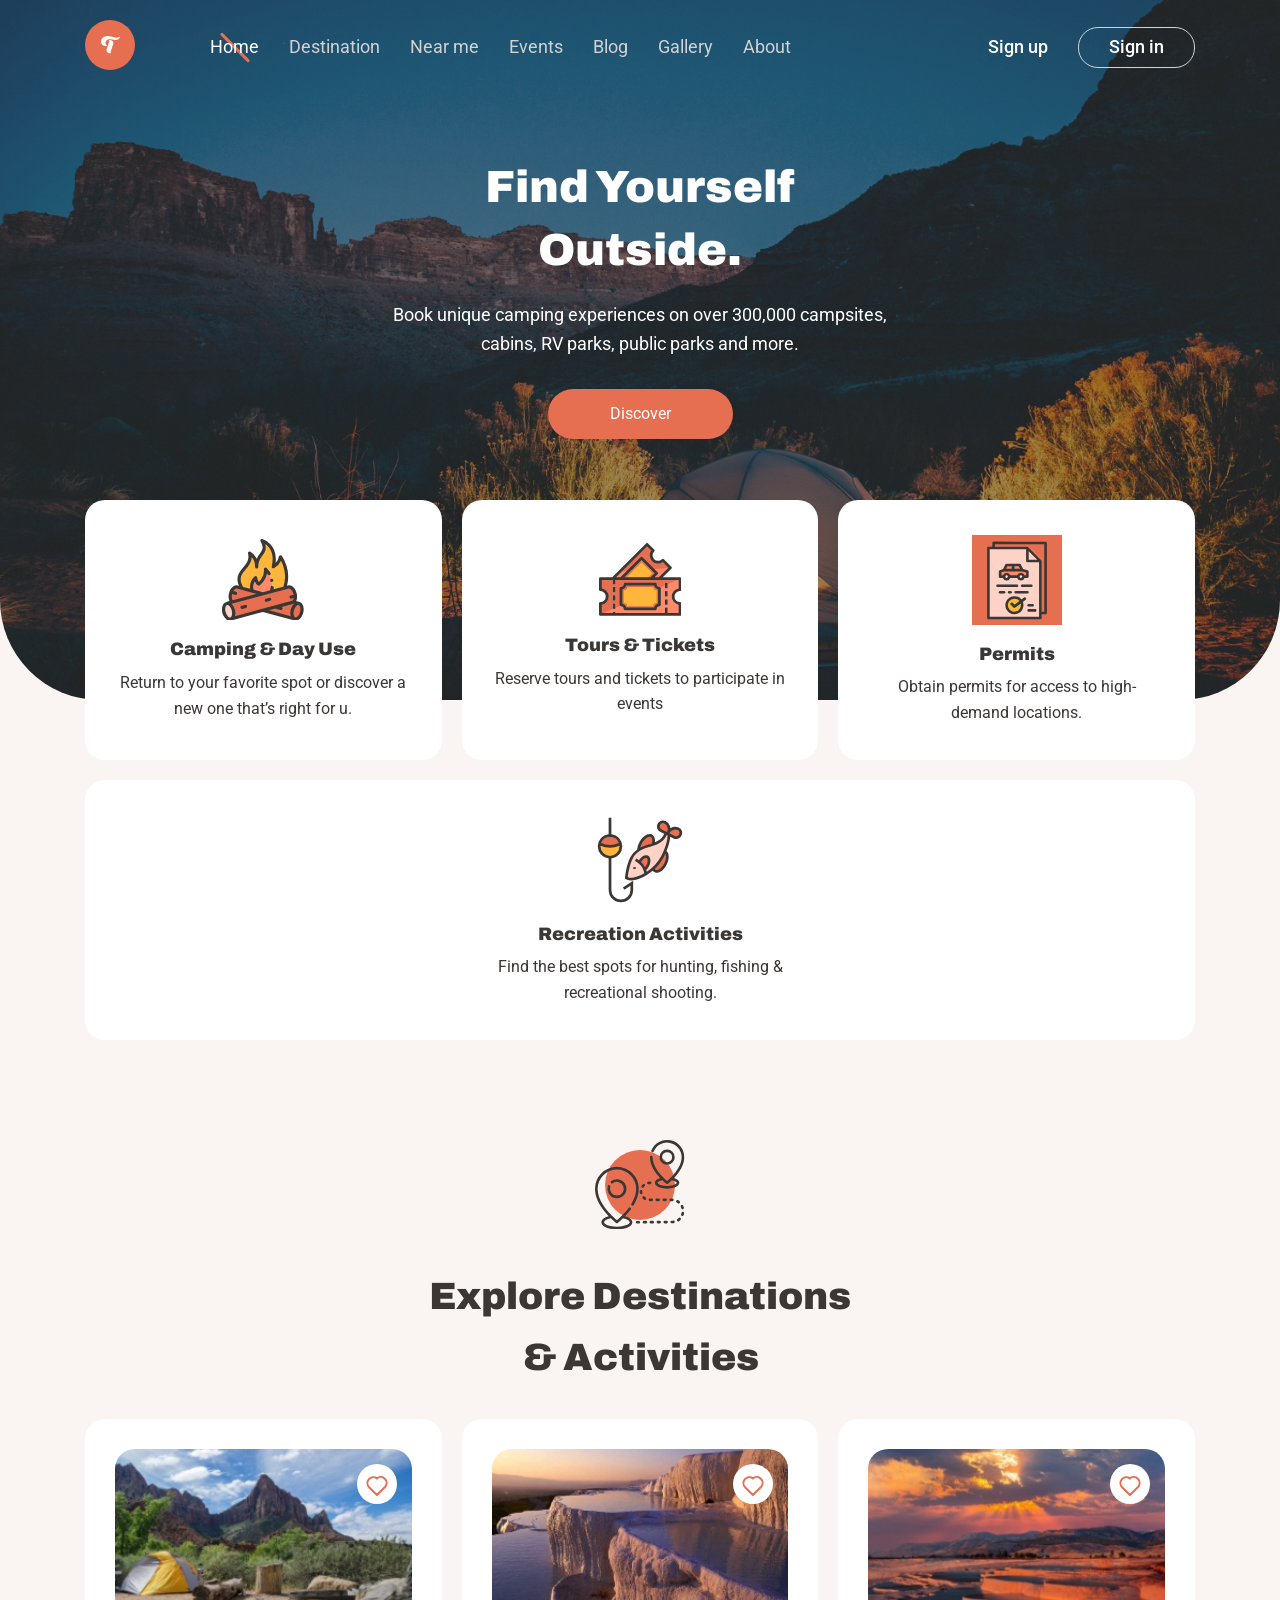
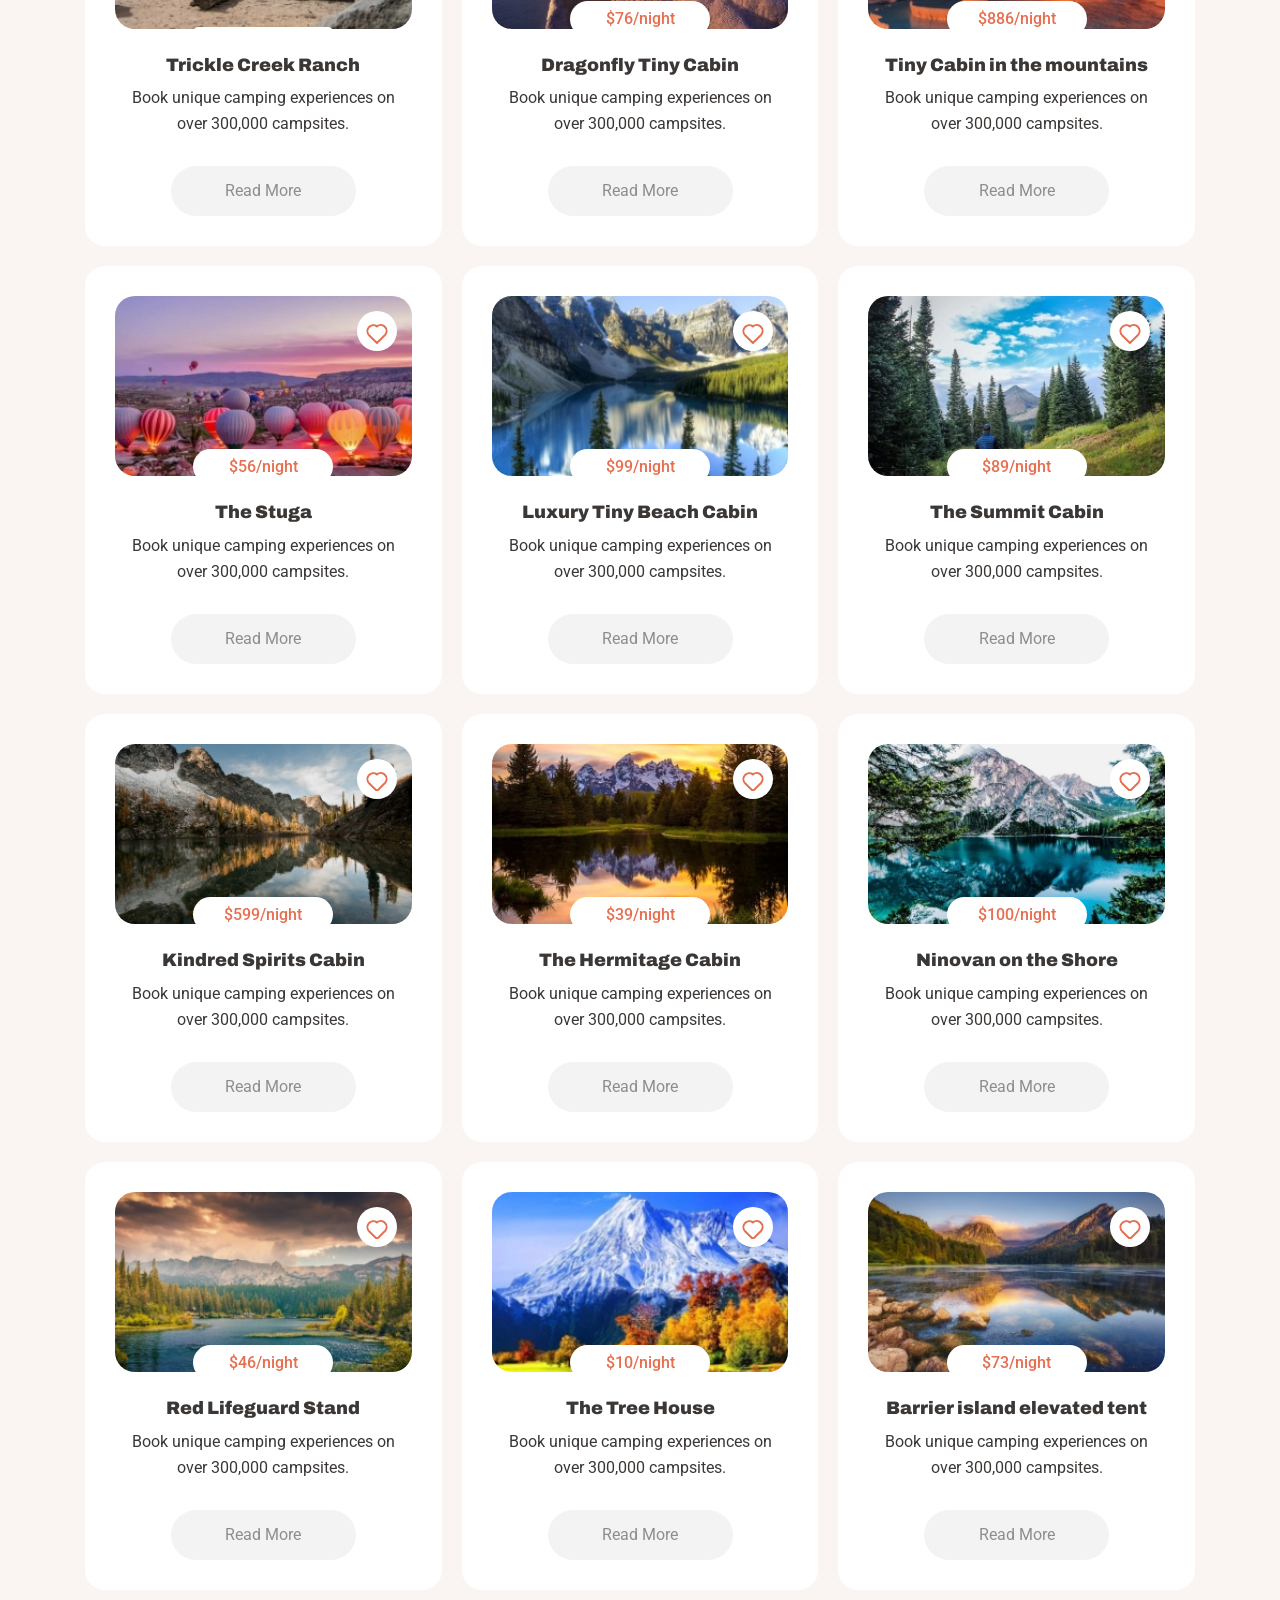
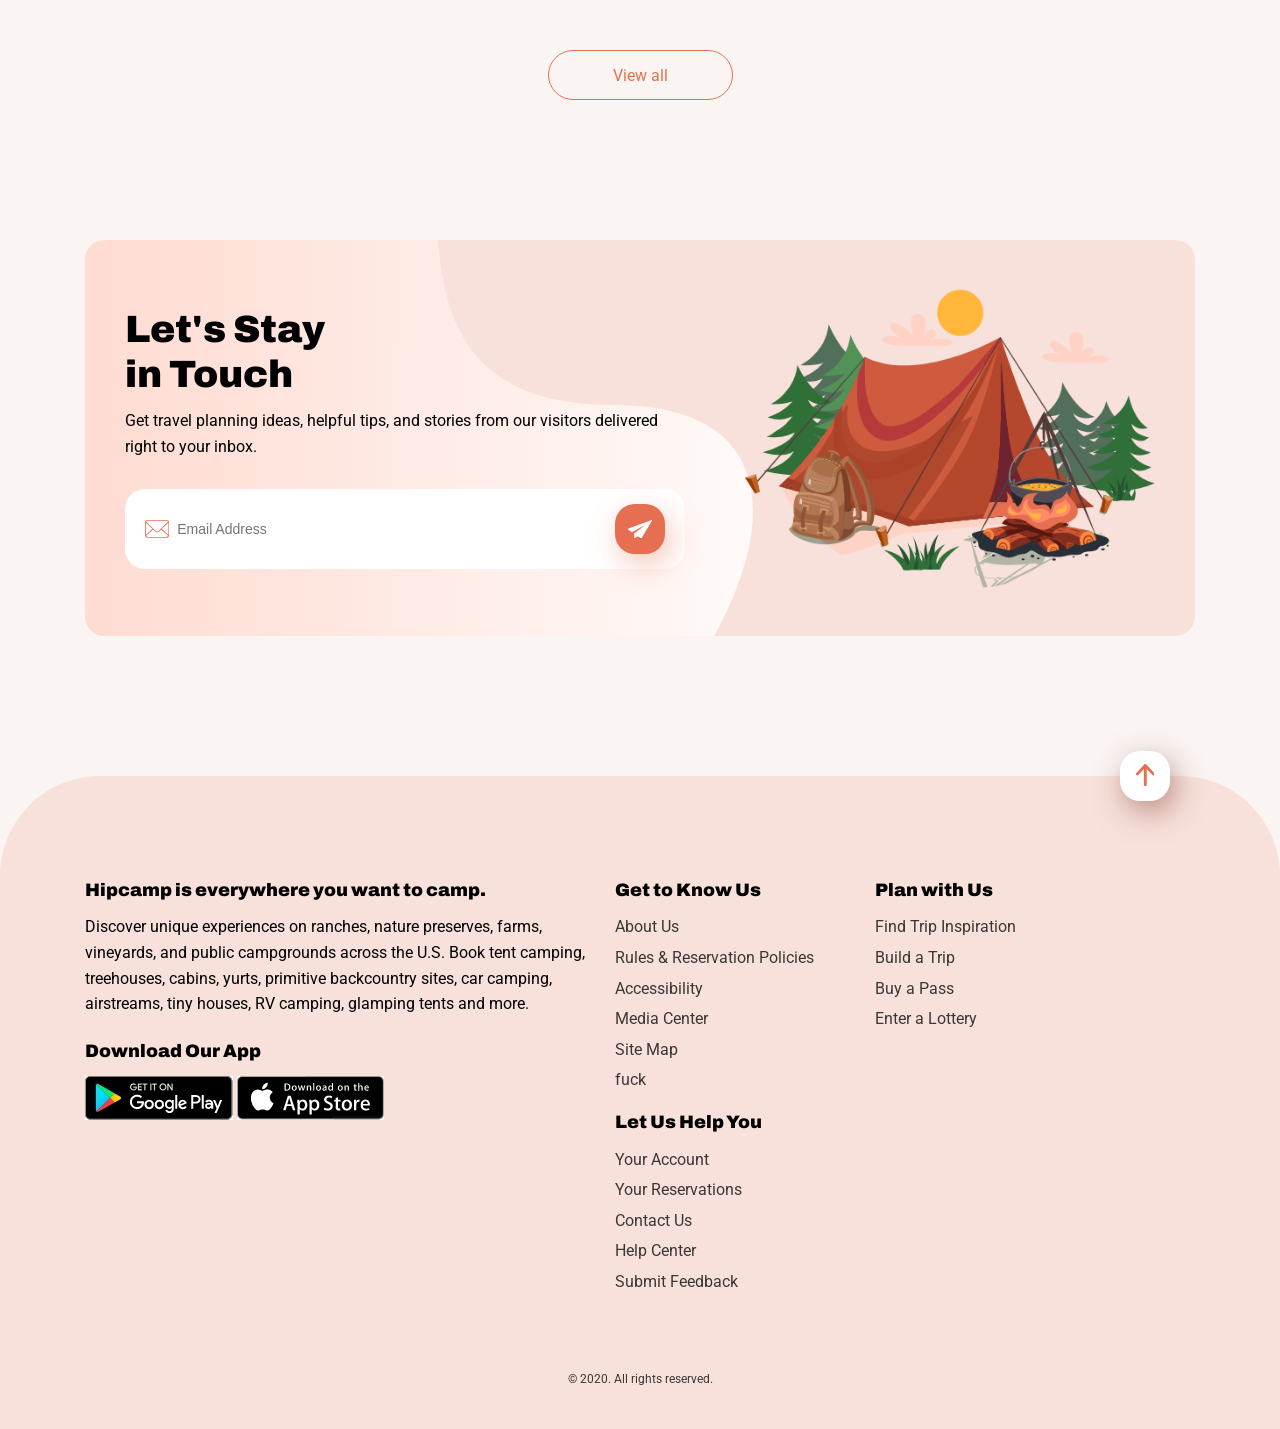
<file: index.html>
<!DOCTYPE html>
<html lang="en">
<head>
    <meta charset="UTF-8">
    <meta name="viewport" content="width=device-width, initial-scale=1.0">
    <title>Camp</title>
    <link rel="icon" type="images/png" href="./images/fav.png">
    <link rel="stylesheet" href="./styles/app.css">
</head>
<body>
<header>
  <div class="container">
    <nav>
    <div class="nav__wraper">
    <a href="#" class="logo">
      
<svg xmlns="http://www.w3.org/2000/svg" width="50" height="50" viewBox="0 0 50 50"><g transform="translate(0 -0.266)"><circle cx="25" cy="25" r="25" transform="translate(0 0.266)" fill="#e76f51"/><path d="M18.962-15.292a4.18,4.18,0,0,1-.3,1.237A3.231,3.231,0,0,1,17.951-13a3.642,3.642,0,0,1-1.139.756,5.089,5.089,0,0,1-1.6.373,7.131,7.131,0,0,1-1.757-.059q-.854-.137-1.7-.314t-1.678-.324A6.871,6.871,0,0,0,8.4-12.661a5.757,5.757,0,0,0-1.394.294,3.813,3.813,0,0,0-1.217.677,3.266,3.266,0,0,0-.854,1.119,3.674,3.674,0,0,0-.324,1.6,3.04,3.04,0,0,0,.236,1.227,4.13,4.13,0,0,0,.54.923,3.008,3.008,0,0,0,.579.579q.275.2.353.177a6.332,6.332,0,0,1-2.748.2A4.347,4.347,0,0,1,1.53-6.762,4.028,4.028,0,0,1,.313-8.46a4.731,4.731,0,0,1-.275-2.2,5.461,5.461,0,0,1,.638-2.12,5.239,5.239,0,0,1,1.355-1.6,6.385,6.385,0,0,1,1.953-1.031,8.462,8.462,0,0,1,2.434-.412,10.11,10.11,0,0,1,2.365.2q1.148.236,2.248.55t2.13.6a10.79,10.79,0,0,0,2.022.363,5.8,5.8,0,0,0,1.934-.167A4.707,4.707,0,0,0,18.962-15.292ZM7.93-9.343q.039-.118.147-.471a3.866,3.866,0,0,0,.147-.756,2.423,2.423,0,0,0-.049-.785.807.807,0,0,0-.422-.559q.393.02.471.02h.51a4.481,4.481,0,0,1,2.13.53,3.007,3.007,0,0,1,1.129,1.129,2.883,2.883,0,0,1,.353,1.384,3.964,3.964,0,0,1-.2,1.3L9.971-1.118Q9.932-1,9.824-.647a3.866,3.866,0,0,0-.147.756,2.423,2.423,0,0,0,.049.785.807.807,0,0,0,.422.559q-.393-.02-.471-.02h-.51A4.481,4.481,0,0,1,7.037.9,3.007,3.007,0,0,1,5.908-.225a2.883,2.883,0,0,1-.353-1.384,3.964,3.964,0,0,1,.2-1.3Z" transform="translate(15.989 32.095)" fill="#fff"/></g></svg>
    </a>
    
    
    
    <div class="menu">
      <ul class="menu__items">
        <li class="menu__item"><a href="#" class="menu__item_link menu__item_link--modif">Home</a></li>
        <li class="menu__item"><a href="#" class="menu__item_link">Destination</a></li>
        <li class="menu__item"><a href="#" class="menu__item_link">Near me</a></li>
        <li class="menu__item"><a href="#" class="menu__item_link"> Events</a></li>
        <li class="menu__item"><a href="#" class="menu__item_link">Blog</a></li>
        <li class="menu__item"><a href="#" class="menu__item_link">Gallery</a></li>
        <li class="menu__item"><a href="#" class="menu__item_link">About</a> </li>
      </ul>
    </div>
    
    
    </div>
    


<div class="mobile_menu">
<ul class="mobile_menu__items">
        <li class=" mobile_menu__item"><a href="#" class="mobile_menu__item_link menu__item_link">Home</a></li>
        <li class=" mobile_menu__item"><a href="#" class="mobile_menu__item_link">Destination</a></li>
        <li class=" mobile_menu__item"><a href="#" class="mobile_menu__item_link">Near me</a></li>
        <li class=" mobile_menu__item"><a href="#" class="mobile_menu__item_link"> Events</a></li>
        <li class=" mobile_menu__item"><a href="#" class="mobile_menu__item_link">Blog</a></li>
        <li class=" mobile_menu__item"><a href="#" class="mobile_menu__item_link">Gallery</a></li>
        <li class=" mobile_menu__item"><a href="#" class="mobile_menu__item_link">About</a> </li>
      </ul>

      <div class="mobile_menu__links">
        <a href="#" class="mobile_menu__link"> sign up</a>
        <a href="#" class="mobile_menu__link">sign in</a>
      </div>
</div>



    <div class="header__links">
      <a href="#" class="header__link">Sign up</a>
      <a href="#" class="header__link--modif">Sign in</a>
    </div>
    
    <div class="navbtn">
      <span class="navebtn__line"></span>
    </div>



    </nav>
    <div class="header__content">

      <h1 class="header__title">Find Yourself
Outside.</h1>
<p class="header__caption">Book unique camping experiences on over 300,000 campsites, cabins, RV parks, public parks and more.</p>
<a href="#" class="header__btn btn">Discover</a>
    </div>
  </div>



</header>

<main>
<div class="container">

<section class="services">
  
<div class="service">
  <div class="service__banner">
 
<svg class="s-svg" xmlns="http://www.w3.org/2000/svg" width="81.718" height="81.654" viewBox="0 0 81.718 81.654"><g transform="translate(0 1.595)"><ellipse cx="4.784" cy="7.974" rx="4.784" ry="7.974" transform="translate(0 64.202) rotate(-15.009)" fill="#ffd2c6"/><path d="M28.8,317.021c2.552-.684,5.545,2.21,6.685,6.464s-.005,8.257-2.558,8.941l32.106-8.6L94.7,315.873a2.971,2.971,0,0,0,.855-.383c1.939-1.263,2.706-4.813,1.7-8.557-1.14-4.254-4.133-7.148-6.685-6.464l-3.788,1.015-13.1,3.511-8.648,2.317L34.517,315.49Z" transform="translate(-24.195 -254.061)" fill="#e76f51" fill-rule="evenodd"/><path d="M286.522,395.186Zm-.855.383L256,403.518l32.106,8.6c-2.552-.684-3.7-4.687-2.558-8.941s4.133-7.148,6.685-6.464l-5.712-1.531A2.969,2.969,0,0,1,285.668,395.569Z" transform="translate(-215.158 -333.757)" fill="#e76f51" fill-rule="evenodd"/><ellipse cx="7.974" cy="4.784" rx="7.974" ry="4.784" transform="translate(68.344 77.133) rotate(-74.991)" fill="#e76f51"/><path d="M53.322,315.491l30.521-8.178-10.568-2.832-10.228-2.74L58.3,300.47c-2.552-.684-5.545,2.21-6.685,6.464C50.615,310.678,51.383,314.228,53.322,315.491Z" transform="translate(-43 -254.062)" fill="#e76f51" fill-rule="evenodd"/><path d="M186.27,210.689l10.568,2.832,8.648-2.317c2.776-11.318-2.276-18.89-6.024-22.422,1.116,9.33-6.7,14.991-6.7,14.991-2.791-2.073-3.11-6.379-3.11-6.379-3.649,3.649-4.961,7.633-3.383,13.3Z" transform="translate(-155.995 -160.269)" fill="#ff8a6c" fill-rule="evenodd"/><path d="M120.047,60.42c-1.578-5.663-.266-9.646,3.383-13.3,0,0,.319,4.306,3.11,6.379,0,0,7.814-5.662,6.7-14.991,3.748,3.532,8.8,11.1,6.024,22.422l13.1-3.511c6.324-16.937-4.075-31.235-4.075-31.235a14.4,14.4,0,0,1-7.177,9.967C145.978,14.387,129.711,10,129.711,10c7.254,13.2-5.263,12.039-5.263,26.314,0-5.84-1.754-10.207-7.1-13.795,3.943,15.923-18.359,16.993-7.533,35.16Z" transform="translate(-89.772 -10.001)" fill="#ffb63b" fill-rule="evenodd"/></g><g transform="translate(0.016)"><path d="M81.256,67.249a5.7,5.7,0,0,0-3.784-4.233l-3.332-.893a7.94,7.94,0,0,0,.549-1.407,12.724,12.724,0,0,0-.1-6.66c-1.389-5.183-5.183-8.518-8.638-7.592l-.962.258a35.492,35.492,0,0,0-.566-20.169,36.758,36.758,0,0,0-4.633-9.706,1.595,1.595,0,0,0-2.859.656,12.516,12.516,0,0,1-3.351,6.539c1.126-9.475-1.95-15.288-4.952-18.6A18.966,18.966,0,0,0,40.338.056a1.595,1.595,0,0,0-1.813,2.308C42.093,8.856,40.516,11,37.9,14.539a26.973,26.973,0,0,0-3.226,5.224,16.847,16.847,0,0,0-6.225-6.972A1.595,1.595,0,0,0,26.015,14.5c1.575,6.36-1.55,10.046-4.859,13.948-3.791,4.472-8.034,9.479-4.192,18.355L15.7,46.463c-3.455-.926-7.25,2.409-8.638,7.592a11.7,11.7,0,0,0,.451,8.067l-3.333.893A5.7,5.7,0,0,0,.4,67.249,13.622,13.622,0,0,0,3.74,79.727a6.2,6.2,0,0,0,4.229,1.927A4.487,4.487,0,0,0,9.133,81.5h0l31.692-8.492L72.519,81.5a4.513,4.513,0,0,0,1.172.154c3.1,0,6.233-3.145,7.466-7.746a12.727,12.727,0,0,0,.1-6.661Zm-14.478-17.7c1.457-.39,3.787,1.81,4.732,5.336.074.277.137.555.189.833l-2.944.789a1.595,1.595,0,1,0,.825,3.081l2.224-.6a6.692,6.692,0,0,1-.181.85,2.681,2.681,0,0,1-1.543,2.03L12.935,77.18a12.656,12.656,0,0,0-.117-6.573,12.771,12.771,0,0,0-3.18-5.752ZM23.589,30.51c2.847-3.358,6-7.08,6.043-12.6,2.4,2.566,3.432,5.675,3.432,10.005a1.595,1.595,0,0,0,3.19,0c0-5.763,2.143-8.669,4.215-11.478,2.272-3.081,4.441-6.023,2.665-11.523a16.291,16.291,0,0,1,3.233,2.785c4.139,4.657,5.283,11.288,3.4,19.709a1.595,1.595,0,0,0,2.254,1.782,16.01,16.01,0,0,0,6.942-7.5,37.34,37.34,0,0,1,2.454,5.94,31.419,31.419,0,0,1-.065,20.07l-9.817,2.63c.09-.58.163-1.157.216-1.728a1.595,1.595,0,0,0-3.176-.293,25.921,25.921,0,0,1-.449,2.934l-7.3,1.956-9.252-2.479a10.392,10.392,0,0,1,1.26-8.525A9.123,9.123,0,0,0,35.8,46.379a1.6,1.6,0,0,0,1.887.011c.3-.215,6.21-4.59,7.3-12.067.247.353.494.728.736,1.127A1.595,1.595,0,0,0,48.447,33.8a23.5,23.5,0,0,0-3.9-4.849,1.595,1.595,0,0,0-2.677,1.35,13.912,13.912,0,0,1-2.592,9.8,18.188,18.188,0,0,1-2.453,2.845A9.373,9.373,0,0,1,35.232,38.6a1.595,1.595,0,0,0-2.718-1.01C28.929,41.176,27.52,45.1,28.169,49.8l-7.087-1.9c-4.917-8.637-1.632-12.512,2.508-17.4ZM10.1,55.064l3.04.815a1.595,1.595,0,0,0,.825-3.081l-2.648-.71c1.1-1.824,2.544-2.816,3.56-2.544l19.79,5.3L10.718,61.263C9.836,60.173,9.406,57.809,10.1,55.064Zm-6.52,18.02a9.653,9.653,0,0,1-.113-4.958A2.681,2.681,0,0,1,5.006,66.1a1.34,1.34,0,0,1,.348-.044,3.113,3.113,0,0,1,2,1.031,9.652,9.652,0,0,1,2.381,4.35c.945,3.527.025,6.6-1.43,6.987a2.682,2.682,0,0,1-2.351-.986,9.651,9.651,0,0,1-2.381-4.35Zm49.9-3.466c.025.008.049.017.074.024l4.917,1.317a1.594,1.594,0,0,0,1.107-2.975l11.327-3.035a4.456,4.456,0,0,0,.632-.222l.477.128a13.626,13.626,0,0,0-3.3,12.325L46.988,71.358Zm24.6,3.466c-.945,3.527-3.28,5.726-4.732,5.336s-2.375-3.461-1.43-6.987a9.65,9.65,0,0,1,2.381-4.35,3.112,3.112,0,0,1,2-1.031,1.347,1.347,0,0,1,.348.044,2.681,2.681,0,0,1,1.543,2.03A9.651,9.651,0,0,1,78.077,73.083Z" transform="translate(0.001 -0.001)" fill="#3b3735"/><path d="M301.967,250.476a1.6,1.6,0,1,0,1.6-1.595h0A1.594,1.594,0,0,0,301.967,250.476Z" transform="translate(-253.809 -209.19)" fill="#3b3735"/><path d="M116.819,417.224a1.6,1.6,0,0,0,.414-.055l3.513-.941a1.595,1.595,0,1,0-.825-3.081l-3.513.941a1.595,1.595,0,0,0,.412,3.136Z" transform="translate(-96.848 -347.213)" fill="#3b3735"/><path d="M268.806,372.174a1.6,1.6,0,0,0,.414-.055l3.513-.941a1.595,1.595,0,0,0-.825-3.081l-3.513.941a1.6,1.6,0,0,0,.412,3.136Z" transform="translate(-224.597 -309.347)" fill="#3b3735"/></g></svg>
</div>
<h2 class="service__title">Camping & Day Use</h2>
<p class="service__caption">Return to your favorite spot or     discover a new one that’s right for u.</p>
</div>
<div class="service">
  <div class="service__banner">

<svg class="s-svg" xmlns="http://www.w3.org/2000/svg" width="82.405" height="72.79" viewBox="0 0 82.405 72.79"><g transform="translate(0 -28.001)"><path d="M123.552,51.843a6.868,6.868,0,0,1-9.713-9.713L107.709,36,72,71.708h46.7l12.361-12.361Z" transform="translate(-59.639 -6.625)" fill="#e76f51"/><path d="M72,184.36h46.7L131.057,172l-50.816,4.12Z" transform="translate(-59.639 -119.277)" fill="#ff8a6c"/><path d="M128,136.6,148.6,116l15.108,15.108-5.494,5.494Z" transform="translate(-106.025 -72.891)" fill="#e76f51"/><path d="M152,156.48,168.389,140l11.079,11.079-5.311,5.4Z" transform="translate(-125.905 -92.771)" fill="#ffb63b"/><path d="M80.791,253.853a6.867,6.867,0,0,1,6.867-6.867V236H8v10.987A6.867,6.867,0,0,1,8,260.72v10.987H87.658V260.72A6.867,6.867,0,0,1,80.791,253.853Z" transform="translate(-6.627 -172.29)" fill="#e76f51"/><path d="M8,271.708H87.658V260.72a6.867,6.867,0,0,1,0-13.734V236Z" transform="translate(-6.627 -172.29)" fill="#ff8a6c"/><g transform="translate(13.734 63.709)"><path d="M384,260h2.747v5.494H384Z" transform="translate(-331.81 -255.879)" fill="#fff"/><path d="M384,308h2.747v5.494H384Z" transform="translate(-331.81 -295.638)" fill="#fff"/><path d="M384,356h2.747v5.494H384Z" transform="translate(-331.81 -335.398)" fill="#fff"/><path d="M384,404h2.747v5.494H384Z" transform="translate(-331.81 -375.157)" fill="#fff"/><path d="M80,236h2.747v5.494H80Z" transform="translate(-80 -235.999)" fill="#fff"/><path d="M80,284h2.747v5.494H80Z" transform="translate(-80 -275.759)" fill="#fff"/><path d="M80,332h2.747v5.494H80Z" transform="translate(-80 -315.518)" fill="#fff"/><path d="M80,380h2.747v5.494H80Z" transform="translate(-80 -355.278)" fill="#fff"/><path d="M80,428h2.747v2.747H80Z" transform="translate(-80 -395.037)" fill="#fff"/></g><path d="M166.456,288.6V272.119a4.12,4.12,0,0,1-4.12-4.12H132.12a4.12,4.12,0,0,1-4.12,4.12V288.6a4.12,4.12,0,0,1,4.12,4.12h30.215A4.12,4.12,0,0,1,166.456,288.6Z" transform="translate(-106.025 -198.796)" fill="#e76f51"/><path d="M176.962,300.023V287.2a3.379,3.379,0,0,1-3.531-3.2h-25.9A3.379,3.379,0,0,1,144,287.2v12.819a3.379,3.379,0,0,1,3.531,3.2h25.9A3.379,3.379,0,0,1,176.962,300.023Z" transform="translate(-119.279 -212.049)" fill="#ffb63b"/><g transform="translate(0 28.001)"><path d="M81.031,76.07A1.373,1.373,0,0,0,82.4,74.7V63.709a1.373,1.373,0,0,0-1.373-1.373H63.75l8.643-8.643a1.373,1.373,0,0,0,0-1.942l-7.506-7.5a1.373,1.373,0,0,0-1.942,0,5.494,5.494,0,1,1-7.769-7.771,1.373,1.373,0,0,0,0-1.942L49.045,28.4a1.373,1.373,0,0,0-1.942,0L13.17,62.336H1.373A1.373,1.373,0,0,0,0,63.709V74.7A1.373,1.373,0,0,0,1.373,76.07a5.494,5.494,0,0,1,0,10.987A1.373,1.373,0,0,0,0,88.431V99.418a1.373,1.373,0,0,0,1.373,1.373H81.031A1.373,1.373,0,0,0,82.4,99.418V88.431a1.373,1.373,0,0,0-1.373-1.373,5.494,5.494,0,1,1,0-10.987ZM48.069,31.316l4.269,4.269a8.24,8.24,0,0,0,11.494,11.5l5.647,5.642-9.614,9.614H55.509l3.149-3.149a1.373,1.373,0,0,0,0-1.942L43.551,42.137a1.373,1.373,0,0,0-1.942,0l-20.2,20.2H17.054ZM25.294,62.336,42.576,45.05l13.17,13.166-4.12,4.12ZM79.658,89.69v8.354H68.671V92.551H65.924v5.494H16.481V96.671H13.734v1.373H2.747V89.69a8.24,8.24,0,0,0,0-16.253V65.083H13.734V69.2h2.747v-4.12H79.658v8.354a8.24,8.24,0,0,0,0,16.253Z" transform="translate(0 -28.001)" fill="#3b3735"/><path d="M384.024,260h2.747v5.494h-2.747Z" transform="translate(-318.096 -220.17)" fill="#3b3735"/><path d="M384.024,308h2.747v5.494h-2.747Z" transform="translate(-318.096 -259.93)" fill="#3b3735"/><path d="M384.024,356h2.747v5.494h-2.747Z" transform="translate(-318.096 -299.69)" fill="#3b3735"/><path d="M80.024,284h2.747v5.494H80.024Z" transform="translate(-66.286 -240.05)" fill="#3b3735"/><path d="M80.024,332h2.747v5.494H80.024Z" transform="translate(-66.286 -279.81)" fill="#3b3735"/><path d="M80.024,380h2.747v5.494H80.024Z" transform="translate(-66.286 -319.569)" fill="#3b3735"/><path d="M159.829,264.119a2.747,2.747,0,0,1-2.747-2.747A1.373,1.373,0,0,0,155.709,260H125.494a1.373,1.373,0,0,0-1.373,1.373,2.747,2.747,0,0,1-2.747,2.747A1.373,1.373,0,0,0,120,265.493v16.481a1.374,1.374,0,0,0,1.373,1.373,2.747,2.747,0,0,1,2.747,2.747,1.373,1.373,0,0,0,1.373,1.373h30.215a1.373,1.373,0,0,0,1.373-1.373,2.747,2.747,0,0,1,2.747-2.747,1.373,1.373,0,0,0,1.373-1.373V265.493A1.373,1.373,0,0,0,159.829,264.119Zm-1.373,16.654a5.515,5.515,0,0,0-3.943,3.947H126.7a5.517,5.517,0,0,0-3.95-3.947v-14.08a5.517,5.517,0,0,0,3.95-3.947h27.816a5.516,5.516,0,0,0,3.943,3.947Z" transform="translate(-99.399 -220.17)" fill="#3b3735"/></g></g></svg>
</div>
<h2 class="service__title">Tours & Tickets</h2>
<p class="service__caption">Reserve tours and tickets to participate in events</p>
</div>
<div class="service">
  <div class="service__banner">
<svg class="s-svg" data-name="Group 203" xmlns="http://www.w3.org/2000/svg" width="90" height="90" viewBox="0 0 90 90">
  <defs>
    <style>
      .cls-1 {
        fill: none;
      }

      .cls-2 {
        fill: #e76f51;
      }

      .cls-3 {
        fill: #ff8a6c;
      }

      .cls-4 {
        fill: #ffd2c6;
      }

      .cls-5 {
        fill: #eaeae8;
      }

      .cls-6 {
        fill: #cbcbcb;
      }

      .cls-7 {
        fill: #0bafea;
      }

      .cls-8 {
        fill: #ffb63b;
      }

      .cls-9 {
        fill: #02a437;
      }

      .cls-10 {
        fill: #3b3735;
      }
    </style>
  </defs>
  <rect id="Rectangle_53" data-name="Rectangle 53" class="cls-1" width="90" height="90"/>
  <g id="filled_outline" data-name="filled outline" transform="translate(-72.867 -9.436)">
    <path id="Path_855" data-name="Path 855" class="cls-2" d="M179.943,94.123H128V24l51.943.186Z" transform="translate(-33.507 -6.701)"/>
    <path id="Path_856" data-name="Path 856" class="cls-3" d="M176.047,114.228H128V48h35.062l12.986,12.986Z" transform="translate(-33.507 -26.806)"/>
    <path id="Path_857" data-name="Path 857" class="cls-4" d="M147.943,125.938H96V56h38.957l12.986,12.986Z" transform="translate(-6.701 -33.507)"/>
    <path id="Path_858" data-name="Path 858" class="cls-3" d="M195.27,171.687H168v-5.194l3.9-1.3,2.6-5.194h12.986l2.6,5.194,5.194,1.3Z" transform="translate(-67.014 -120.626)"/>
    <path id="Path_859" data-name="Path 859" class="cls-3" d="M210.18,165.194H192L194.6,160h12.986Z" transform="translate(-87.118 -120.626)"/>
    <ellipse id="Ellipse_46" data-name="Ellipse 46" class="cls-5" cx="3.5" cy="3" rx="3.5" ry="3" transform="translate(103.867 48.436)"/>
    <ellipse id="Ellipse_47" data-name="Ellipse 47" class="cls-5" cx="2.5" cy="3" rx="2.5" ry="3" transform="translate(118.867 48.436)"/>
    <path id="Path_860" data-name="Path 860" class="cls-6" d="M194.6,221.194a2.6,2.6,0,1,1,2.6-2.6A2.6,2.6,0,0,1,194.6,221.194Zm0-3.9a1.3,1.3,0,1,0,1.3,1.3A1.3,1.3,0,0,0,194.6,217.3Z" transform="translate(-87.118 -167.535)"/>
    <path id="Path_861" data-name="Path 861" class="cls-6" d="M282.6,221.194a2.6,2.6,0,1,1,2.6-2.6A2.6,2.6,0,0,1,282.6,221.194Zm0-3.9a1.3,1.3,0,1,0,1.3,1.3A1.3,1.3,0,0,0,282.6,217.3Z" transform="translate(-160.834 -167.535)"/>
    <path id="Path_862" data-name="Path 862" class="cls-7" d="M240,160h2.6v6.493H240Z" transform="translate(-127.327 -120.626)"/>
    <path id="Path_863" data-name="Path 863" class="cls-4" d="M348.986,68.986H336V56Z" transform="translate(-207.744 -33.507)"/>
    <g id="Group_207" data-name="Group 207" transform="translate(97.09 58.853)">
      <path id="Path_864" data-name="Path 864" class="cls-6" d="M164.777,282.6H145.3a1.3,1.3,0,1,1,0-2.6h19.479a1.3,1.3,0,1,1,0,2.6Z" transform="translate(-144 -280)"/>
      <path id="Path_865" data-name="Path 865" class="cls-6" d="M165.194,322.6h-3.9a1.3,1.3,0,0,1,0-2.6h3.9a1.3,1.3,0,0,1,0,2.6Z" transform="translate(-157.403 -313.507)"/>
      <path id="Path_866" data-name="Path 866" class="cls-6" d="M218.6,322.6h-1.3a1.3,1.3,0,1,1,0-2.6h1.3a1.3,1.3,0,1,1,0,2.6Z" transform="translate(-204.313 -313.507)"/>
      <path id="Path_867" data-name="Path 867" class="cls-6" d="M268.986,322.6H257.3a1.3,1.3,0,1,1,0-2.6h11.687a1.3,1.3,0,0,1,0,2.6Z" transform="translate(-237.82 -313.507)"/>
    </g>
    <circle id="Ellipse_48" data-name="Ellipse 48" class="cls-8" cx="7.5" cy="7.5" r="7.5" transform="translate(106.867 72.436)"/>
    <path id="Path_868" data-name="Path 868" class="cls-9" d="M235.894,370.388a1.3,1.3,0,0,1-.919-.38l-2.6-2.6a1.3,1.3,0,0,1,1.837-1.837l1.8,1.8,9.488-7.116a1.3,1.3,0,1,1,1.558,2.078l-10.389,7.791A1.3,1.3,0,0,1,235.894,370.388Z" transform="translate(-120.624 -288.161)"/>
    <path id="Path_869" data-name="Path 869" class="cls-6" d="M306.389,282.6H297.3a1.3,1.3,0,1,1,0-2.6h9.09a1.3,1.3,0,1,1,0,2.6Z" transform="translate(-174.237 -221.147)"/>
    <path id="Path_870" data-name="Path 870" class="cls-6" d="M341.194,402.6h-3.9a1.3,1.3,0,0,1,0-2.6h3.9a1.3,1.3,0,0,1,0,2.6Z" transform="translate(-207.744 -321.668)"/>
    <path id="Path_871" data-name="Path 871" class="cls-6" d="M343.791,434.6H337.3a1.3,1.3,0,1,1,0-2.6h6.493a1.3,1.3,0,0,1,0,2.6Z" transform="translate(-207.744 -348.474)"/>
    <g id="Group_208" data-name="Group 208" transform="translate(88 16)">
      <path id="Path_872" data-name="Path 872" class="cls-10" d="M146.441,16.186,94.5,16h0a1.3,1.3,0,0,0-1.3,1.3v3.9H89.3a1.3,1.3,0,0,0-1.3,1.3V92.431a1.3,1.3,0,0,0,1.3,1.3h51.943a1.3,1.3,0,0,0,1.3-1.3V88.72h3.9a1.3,1.3,0,0,0,1.3-1.3V17.484A1.3,1.3,0,0,0,146.441,16.186Zm-6.5,74.946H90.6V23.791h36.36V35.479a1.3,1.3,0,0,0,1.3,1.3h11.687Zm-10.389-65.5,8.552,8.552h-8.552Zm15.583,60.5h-2.6V35.479a1.3,1.3,0,0,0-.38-.918L129.174,21.575a1.3,1.3,0,0,0-.918-.38H95.791V18.6l49.346.176Z" transform="translate(-88 -16)"/>
      <path id="Path_873" data-name="Path 873" class="cls-10" d="M161.3,166.284h2.821a3.9,3.9,0,0,0,7.345,0h6.94a3.9,3.9,0,0,0,7.345,0h2.821a1.3,1.3,0,0,0,1.3-1.3v-5.194a1.3,1.3,0,0,0-.984-1.26l-4.615-1.154-2.33-4.66a1.3,1.3,0,0,0-1.161-.718H167.791a1.3,1.3,0,0,0-1.161.718l-2.357,4.713-3.386,1.128a1.3,1.3,0,0,0-.888,1.232v5.194A1.3,1.3,0,0,0,161.3,166.284Zm6.493,0a1.3,1.3,0,1,1,1.3-1.3A1.3,1.3,0,0,1,167.791,166.284Zm14.284,0a1.3,1.3,0,1,1,1.3-1.3A1.3,1.3,0,0,1,182.076,166.284Zm-.8-9.09h-5.69v-2.6h4.392Zm-12.679-2.6h4.392v2.6H167.3Zm-6,6.13,2.808-.936h17.81l4.055,1.014v2.882h-1.522a3.9,3.9,0,0,0-7.345,0h-6.94a3.9,3.9,0,0,0-7.345,0H162.6Z" transform="translate(-148.313 -129.924)"/>
      <path id="Path_874" data-name="Path 874" class="cls-10" d="M166.076,281.3a1.3,1.3,0,0,0-1.3-1.3H145.3a1.3,1.3,0,1,0,0,2.6h19.479A1.3,1.3,0,0,0,166.076,281.3Z" transform="translate(-134.91 -237.147)"/>
      <path id="Path_875" data-name="Path 875" class="cls-10" d="M165.194,320h-3.9a1.3,1.3,0,0,0,0,2.6h3.9a1.3,1.3,0,0,0,0-2.6Z" transform="translate(-148.313 -270.654)"/>
      <path id="Path_876" data-name="Path 876" class="cls-10" d="M217.3,320a1.3,1.3,0,1,0,0,2.6h1.3a1.3,1.3,0,1,0,0-2.6Z" transform="translate(-195.223 -270.654)"/>
      <path id="Path_877" data-name="Path 877" class="cls-10" d="M270.284,321.3a1.3,1.3,0,0,0-1.3-1.3H257.3a1.3,1.3,0,1,0,0,2.6h11.687A1.3,1.3,0,0,0,270.284,321.3Z" transform="translate(-228.73 -270.654)"/>
      <path id="Path_878" data-name="Path 878" class="cls-10" d="M218.946,353.691l-2.5,1.876a9.066,9.066,0,1,0,1.32,2.256l2.74-2.054a1.3,1.3,0,0,0-1.558-2.078Zm-3.117,7.532a6.5,6.5,0,1,1-1.461-4.1l-4.91,3.682-1.8-1.8a1.3,1.3,0,0,0-1.837,1.837l2.6,2.6a1.3,1.3,0,0,0,1.7.121l5.468-4.1a6.475,6.475,0,0,1,.245,1.764Z" transform="translate(-182.067 -297.592)"/>
      <path id="Path_879" data-name="Path 879" class="cls-10" d="M296,281.3a1.3,1.3,0,0,0,1.3,1.3h9.09a1.3,1.3,0,1,0,0-2.6H297.3A1.3,1.3,0,0,0,296,281.3Z" transform="translate(-262.237 -237.147)"/>
      <path id="Path_880" data-name="Path 880" class="cls-10" d="M337.3,400a1.3,1.3,0,0,0,0,2.6h3.9a1.3,1.3,0,0,0,0-2.6Z" transform="translate(-295.744 -337.668)"/>
      <path id="Path_881" data-name="Path 881" class="cls-10" d="M343.791,432H337.3a1.3,1.3,0,1,0,0,2.6h6.493a1.3,1.3,0,0,0,0-2.6Z" transform="translate(-295.744 -364.474)"/>
    </g>
  </g>
</svg>
</div>
<h2 class="service__title">Permits</h2>
<p class="service__caption">Obtain permits for access to high-demand locations.</p>
</div>
<div class="service">
  <div class="service__banner">
<svg class="s-svg" data-name="Group 203" xmlns="http://www.w3.org/2000/svg" width="90" height="90" viewBox="0 0 90 90">
  <rect id="Rectangle_53" data-name="Rectangle 53" width="90" height="90" fill="none"/>
  <g id="fishing" transform="translate(1.746 1.747)">
    <path id="Path_882" data-name="Path 882" d="M64.444,13.662s.886,5.643-3.966,17.079c-.75,1.731-1.622,3.612-2.658,5.629a40.054,40.054,0,0,1-9.078,11.408,47.979,47.979,0,0,1-7.183,5.3v.014c-7.265,4.389-14.625,6.215-18.21,4.457L22,56.9s.94-11.64,5.207-19.941a19.382,19.382,0,0,1,7.02-7.728c4.539-2.917,9.909-4.048,14.748-5.7,4.73-1.608,8.941-3.707,11.354-8.423l1.418-2.767,1.349.668Z" transform="translate(7.623 4.117)" fill="#ffd2c6"/>
    <g id="Group_209" data-name="Group 209" transform="translate(41.809 5.089)">
      <path id="Path_883" data-name="Path 883" d="M56.185,11.047a7.839,7.839,0,0,1-.886,3.6l-.709,1.39-1.349-.668-5.384-2.631a4.466,4.466,0,0,1-1.895-6.12A4.787,4.787,0,0,1,50.188,4a4.424,4.424,0,0,1,1.935.45,7.249,7.249,0,0,1,4.062,6.6Z" transform="translate(-25.68 -4)" fill="#e76f51"/>
      <path id="Path_884" data-name="Path 884" d="M65.576,13.312a4.627,4.627,0,0,1-.532,2.167,4.682,4.682,0,0,1-6.161,2.167L53.5,15.016l-1.349-.654.709-1.39A7.992,7.992,0,0,1,59.906,8.61a7.372,7.372,0,0,1,3.23.75,4.373,4.373,0,0,1,2.44,3.953Z" transform="translate(-23.24 -2.326)" fill="#e76f51"/>
      <path id="Path_885" data-name="Path 885" d="M53.533,25.935c2.971,1.458,3.162,6.965.409,12.308s-7.388,8.492-10.359,7.047a4.009,4.009,0,0,1-1.963-2.413A40.054,40.054,0,0,0,50.7,31.469c1.036-2.017,1.908-3.9,2.658-5.629l.014.014Z" transform="translate(-27.063 3.928)" fill="#e76f51"/>
      <path id="Path_886" data-name="Path 886" d="M43.7,14.341c2.276,1.063,2.917,4.389,1.922,8.246l.109.341c-4.839,1.649-10.209,2.781-14.748,5.7l-.041-.4a16.8,16.8,0,0,1,2.045-6.72c2.876-5.384,7.674-8.6,10.713-7.169Z" transform="translate(-30.94 -0.37)" fill="#e76f51"/>
    </g>
    <path id="Path_887" data-name="Path 887" d="M39.4,29.754c2.222,1.09,2.44,5.07.477,8.887a11.822,11.822,0,0,1-3.012,3.8,18.491,18.491,0,0,0-5.3-7.279c.082-.164.164-.313.245-.477,1.963-3.816,5.357-6.025,7.592-4.934Z" transform="translate(11.094 10.337)" fill="#fc6e51"/>
    <path id="Path_888" data-name="Path 888" d="M23.495,20.11a10.668,10.668,0,0,1,.313,2.576A10.9,10.9,0,0,1,2,22.686a10.668,10.668,0,0,1,.313-2.576A23.07,23.07,0,0,0,12.9,22.686,23.07,23.07,0,0,0,23.495,20.11Z" transform="translate(0.363 6.937)" fill="#ffb63b"/>
    <path id="Path_889" data-name="Path 889" d="M12.821,14a10.88,10.88,0,0,1,10.591,8.328,23.058,23.058,0,0,1-21.181,0A10.88,10.88,0,0,1,12.821,14Z" transform="translate(0.447 4.719)" fill="#e76f51"/>
    <path id="Path_890" data-name="Path 890" d="M77.966,13.493a5.65,5.65,0,0,0-2.9-3.327,8.974,8.974,0,0,0-8.669.526A8.921,8.921,0,0,0,65.981,8.6a8.525,8.525,0,0,0-4.368-5.012,6.068,6.068,0,0,0-7.98,2.774A5.968,5.968,0,0,0,53.253,11a5.647,5.647,0,0,0,2.9,3.324l4.133,2.021L59.5,17.875c-1.87,3.638-4.9,5.56-8.553,7.006.455-3.707-.642-6.664-3.038-7.786-3.747-1.754-9.237,1.655-12.5,7.762a18.206,18.206,0,0,0-2.178,7.056,20.832,20.832,0,0,0-6.86,7.81c-4.338,8.437-5.309,19.967-5.348,20.455l-.075.925,2.181,1.067a9.332,9.332,0,0,0,4.1.823c5.922,0,14.362-3.781,21.489-9.722a4.7,4.7,0,0,0,3.938,2.015c3.4,0,7.443-3.151,10-8.13,2.005-3.9,2.624-7.972,1.653-10.9a5.694,5.694,0,0,0-1.772-2.678c2.823-6.927,3.551-11.706,3.682-14.329l3.382,1.653a5.744,5.744,0,0,0,2.527.582,6.169,6.169,0,0,0,5.452-3.354A5.965,5.965,0,0,0,77.966,13.493ZM55.838,10.141A3.265,3.265,0,0,1,56.057,7.6a3.331,3.331,0,0,1,4.358-1.57,5.817,5.817,0,0,1,2.98,3.423,6.338,6.338,0,0,1-.418,4.93l-.1.195-.144-.071-5.383-2.633a2.957,2.957,0,0,1-1.51-1.736Zm-18.026,16c2.708-5.073,6.885-7.54,8.939-6.577,1.5.7,1.98,3.241,1.243,6.361-.89.289-1.8.57-2.738.857a56.735,56.735,0,0,0-8.963,3.323,17.228,17.228,0,0,1,1.52-3.965Zm-.71,18.38c1.7-3,4.272-4.561,5.545-3.938A1.783,1.783,0,0,1,43.5,41.7c.492,1.484.109,3.808-.979,5.921A11.608,11.608,0,0,1,41.1,49.748,20.2,20.2,0,0,0,37.1,44.522Zm24.624-7.4c.721,2.177.138,5.627-1.491,8.791-2.572,5-6.562,7.408-8.546,6.44a2.262,2.262,0,0,1-.917-.889,41.14,41.14,0,0,0,8.639-11.084c.731-1.42,1.36-2.753,1.945-4.044a3.677,3.677,0,0,1,.371.785Zm-4.739,2.012A41.307,41.307,0,0,1,42.853,54.258c-.157-.611-.353-1.2-.564-1.79a13.658,13.658,0,0,0,2.654-3.6c1.448-2.815,1.874-5.815,1.141-8.025a4.457,4.457,0,0,0-2.238-2.707c-2.726-1.334-6.495.68-8.887,4.625A19.883,19.883,0,0,0,32.22,41.1l-1.2,2.449A17.25,17.25,0,0,1,40.4,55.767c-6.716,3.842-13.235,5.348-16.07,3.957l-.493-.241c.32-2.871,1.555-11.881,4.964-18.511,3.841-7.471,10.662-9.56,17.259-11.582,6.179-1.893,12.567-3.849,15.868-10.269l.811-1.576.784.383c.048,2.114-.356,9.192-6.532,21.2ZM75.161,16.888a3.328,3.328,0,0,1-4.356,1.57l-5.308-2.6-.17-.083.075-.146a6.459,6.459,0,0,1,8.468-3.018,2.942,2.942,0,0,1,1.509,1.736A3.257,3.257,0,0,1,75.161,16.888Z" transform="translate(7.241 0.727)" fill="#3b3735"/>
    <path id="Path_891" data-name="Path 891" d="M27.654,73.011l6.059-4.04V73.24a9.541,9.541,0,1,1-19.082,0V41.81a12.262,12.262,0,0,0,0-24.373V1H11.9V17.437a12.262,12.262,0,0,0,0,24.373V73.24a12.267,12.267,0,0,0,24.534,0V63.879l-10.3,6.864ZM13.267,20.082A9.548,9.548,0,0,1,22.2,26.293a21.252,21.252,0,0,1-17.858,0,9.548,9.548,0,0,1,8.929-6.211ZM3.726,29.623c0-.195.018-.384.029-.577a24.3,24.3,0,0,0,19.025,0c.011.192.029.382.029.577a9.541,9.541,0,0,1-19.082,0Z" transform="translate(0 0)" fill="#3b3735"/>
    <ellipse id="Ellipse_49" data-name="Ellipse 49" cx="1.5" cy="1" rx="1.5" ry="1" transform="translate(36.254 50.253)" fill="#3b3735"/>
  </g>
</svg>

</div>
<h2 class="service__title">Recreation Activities</h2>
<p class="service__caption">Find the best spots for hunting, fishing & recreational shooting.</p>
</div>

</section>

<section id="destenation" class="destenation" >
<svg class="destenation__svg" xmlns="http://www.w3.org/2000/svg" width="89.235" height="89.316" viewBox="0 0 89.235 89.316">
  <g id="Group_313" data-name="Group 313" transform="translate(-915 -2018)">
    <circle id="Ellipse_58" data-name="Ellipse 58" cx="35" cy="35" r="35" transform="translate(925 2028)" fill="#e76f51"/>
    <g id="destination" transform="translate(914.767 2018)">
      <g id="Group_270" data-name="Group 270" transform="translate(0.233 26.847)">
        <g id="Group_269" data-name="Group 269">
          <path id="Path_932" data-name="Path 932" d="M22.132,153.9a21.924,21.924,0,0,0-21.9,21.9c0,7.5,3.566,15.558,10.6,23.958,1.045,1.248,2.087,2.4,3.086,3.46-4.542,1.24-7.268,3.467-7.268,6.066,0,4.6,7.976,7.085,15.48,7.085s15.48-2.483,15.48-7.085c0-2.6-2.726-4.825-7.264-6.065a71.3,71.3,0,0,0,5.615-6.678,1.31,1.31,0,1,0-2.109-1.554,70.319,70.319,0,0,1-6.765,7.816,1.309,1.309,0,0,0-.571.567c-1.891,1.858-3.482,3.237-4.385,3.99-.893-.746-2.46-2.106-4.327-3.94a1.31,1.31,0,0,0-.656-.652c-5.932-5.967-14.3-16.276-14.3-26.968a19.28,19.28,0,0,1,38.559,0c0,4.643-1.582,9.656-4.7,14.9a1.31,1.31,0,1,0,2.251,1.339c3.364-5.656,5.07-11.12,5.07-16.241A21.924,21.924,0,0,0,22.132,153.9Zm-.8,56.183a1.31,1.31,0,0,0,1.6,0A66.571,66.571,0,0,0,28.2,205.4c4.417.9,6.793,2.635,6.793,3.884,0,.932-1.278,2.032-3.335,2.871a26.111,26.111,0,0,1-9.526,1.595c-7.851,0-12.861-2.645-12.861-4.465,0-1.25,2.376-2.984,6.8-3.885A66.559,66.559,0,0,0,21.33,210.085Z" transform="translate(-0.233 -153.902)" fill="#3b3735"/>
        </g>
      </g>
      <g id="Group_272" data-name="Group 272" transform="translate(12.611 39.225)">
        <g id="Group_271" data-name="Group 271">
          <path id="Path_933" data-name="Path 933" d="M80.708,224.854a9.444,9.444,0,0,0-5.7,1.891,1.31,1.31,0,1,0,1.568,2.1,6.884,6.884,0,1,1-2.507,3.624,1.31,1.31,0,1,0-2.518-.723,9.523,9.523,0,1,0,9.153-6.891Z" transform="translate(-71.187 -224.854)" fill="#3b3735"/>
        </g>
      </g>
      <g id="Group_274" data-name="Group 274" transform="translate(55.2 0)">
        <g id="Group_273" data-name="Group 273">
          <path id="Path_934" data-name="Path 934" d="M339.336,38.05c.666-.715,1.353-1.485,2.041-2.308,5.453-6.513,8.218-12.773,8.218-18.609a17.136,17.136,0,0,0-32.921-6.67,1.31,1.31,0,0,0,2.412,1.021,14.517,14.517,0,0,1,27.889,5.649c0,10.823-11.363,21.192-14.515,23.86-.695-.587-1.788-1.548-3.07-2.8a1.308,1.308,0,0,0-.582-.579c-4.522-4.553-10.861-12.38-10.861-20.476a1.31,1.31,0,0,0-2.619,0c0,5.835,2.765,12.1,8.218,18.609.688.822,1.374,1.592,2.04,2.307-3.376,1.014-5.325,2.741-5.325,4.82,0,1.754,1.422,3.3,4.006,4.351a24.742,24.742,0,0,0,16.391,0c2.583-1.053,4.005-2.6,4.005-4.352C344.661,40.794,342.711,39.066,339.336,38.05ZM332.461,46c-6.2,0-9.582-2.067-9.582-3.129,0-.692,1.538-1.958,4.824-2.656a51.178,51.178,0,0,0,3.957,3.511,1.31,1.31,0,0,0,1.6,0,51.118,51.118,0,0,0,3.957-3.511,12.005,12.005,0,0,1,3.619,1.309c.754.459,1.2.963,1.2,1.347C342.042,43.931,338.66,46,332.461,46Z" transform="translate(-315.327 0)" fill="#3b3735"/>
        </g>
      </g>
      <g id="Group_276" data-name="Group 276" transform="translate(64.713 9.513)">
        <g id="Group_275" data-name="Group 275">
          <path id="Path_935" data-name="Path 935" d="M377.48,54.532a7.621,7.621,0,1,0,7.621,7.621A7.63,7.63,0,0,0,377.48,54.532Zm0,12.623a5,5,0,1,1,5-5A5.007,5.007,0,0,1,377.48,67.155Z" transform="translate(-369.859 -54.532)" fill="#3b3735"/>
        </g>
      </g>
      <g id="Group_278" data-name="Group 278" transform="translate(52.308 41.56)">
        <g id="Group_277" data-name="Group 277">
          <path id="Path_936" data-name="Path 936" d="M301.789,238.239h-.6a9.881,9.881,0,0,0-1.3.086,1.31,1.31,0,1,0,.346,2.6,7.283,7.283,0,0,1,.956-.063h.6a1.31,1.31,0,0,0,0-2.62Z" transform="translate(-298.753 -238.239)" fill="#3b3735"/>
        </g>
      </g>
      <g id="Group_280" data-name="Group 280" transform="translate(47.975 80.855)">
        <g id="Group_279" data-name="Group 279">
          <path id="Path_937" data-name="Path 937" d="M276.951,463.5h-.006l-1.73.008a1.31,1.31,0,0,0,.006,2.619h.006l1.73-.008a1.31,1.31,0,0,0-.006-2.619Z" transform="translate(-273.911 -463.496)" fill="#3b3735"/>
        </g>
      </g>
      <g id="Group_282" data-name="Group 282" transform="translate(53.859 58.525)">
        <g id="Group_281" data-name="Group 281">
          <path id="Path_938" data-name="Path 938" d="M310.682,335.489h-1.73a1.31,1.31,0,1,0,0,2.619h1.73a1.31,1.31,0,1,0,0-2.619Z" transform="translate(-307.642 -335.489)" fill="#3b3735"/>
        </g>
      </g>
      <g id="Group_284" data-name="Group 284" transform="translate(46.542 43.807)">
        <g id="Group_283" data-name="Group 283">
          <path id="Path_939" data-name="Path 939" d="M269.114,251.541a1.31,1.31,0,0,0-1.851-.075,9.844,9.844,0,0,0-1.32,1.492,1.31,1.31,0,1,0,2.128,1.528,7.239,7.239,0,0,1,.968-1.095A1.31,1.31,0,0,0,269.114,251.541Z" transform="translate(-265.698 -251.12)" fill="#3b3735"/>
        </g>
      </g>
      <g id="Group_286" data-name="Group 286" transform="translate(54.895 80.823)">
        <g id="Group_285" data-name="Group 285">
          <path id="Path_940" data-name="Path 940" d="M316.617,463.314h-.006l-1.73.008a1.31,1.31,0,0,0,.006,2.619h.006l1.73-.008a1.31,1.31,0,0,0-.006-2.619Z" transform="translate(-313.578 -463.314)" fill="#3b3735"/>
        </g>
      </g>
      <g id="Group_288" data-name="Group 288" transform="translate(41.055 80.886)">
        <g id="Group_287" data-name="Group 287">
          <path id="Path_941" data-name="Path 941" d="M237.286,463.675h-.006l-1.73.008a1.31,1.31,0,0,0,.006,2.62h.006l1.73-.008a1.31,1.31,0,0,0-.006-2.619Z" transform="translate(-234.246 -463.675)" fill="#3b3735"/>
        </g>
      </g>
      <g id="Group_290" data-name="Group 290" transform="translate(47.558 56.157)">
        <g id="Group_289" data-name="Group 289">
          <path id="Path_942" data-name="Path 942" d="M274.891,323.185a7.228,7.228,0,0,1-1.15-.9,1.31,1.31,0,1,0-1.816,1.888,9.845,9.845,0,0,0,1.568,1.228,1.31,1.31,0,1,0,1.4-2.215Z" transform="translate(-271.523 -321.919)" fill="#3b3735"/>
        </g>
      </g>
      <g id="Group_292" data-name="Group 292" transform="translate(44.955 49.954)">
        <g id="Group_291" data-name="Group 291">
          <path id="Path_943" data-name="Path 943" d="M259.349,289.139a7.238,7.238,0,0,1-.133-1.381v-.073a1.309,1.309,0,0,0-1.294-1.325h-.016a1.31,1.31,0,0,0-1.309,1.295v.1a9.861,9.861,0,0,0,.181,1.882,1.31,1.31,0,0,0,2.571-.5Z" transform="translate(-256.597 -286.361)" fill="#3b3735"/>
        </g>
      </g>
      <g id="Group_294" data-name="Group 294" transform="translate(60.779 58.525)">
        <g id="Group_293" data-name="Group 293">
          <path id="Path_944" data-name="Path 944" d="M350.349,335.489h-1.73a1.31,1.31,0,1,0,0,2.619h1.73a1.31,1.31,0,1,0,0-2.619Z" transform="translate(-347.309 -335.489)" fill="#3b3735"/>
        </g>
      </g>
      <g id="Group_296" data-name="Group 296" transform="translate(81.29 59.947)">
        <g id="Group_295" data-name="Group 295">
          <path id="Path_945" data-name="Path 945" d="M468.444,344.888a12.471,12.471,0,0,0-1.6-1.075,1.31,1.31,0,0,0-1.286,2.282,9.878,9.878,0,0,1,1.266.849,1.31,1.31,0,0,0,1.624-2.056Z" transform="translate(-464.888 -343.645)" fill="#3b3735"/>
        </g>
      </g>
      <g id="Group_298" data-name="Group 298" transform="translate(75.653 80.631)">
        <g id="Group_297" data-name="Group 297">
          <path id="Path_946" data-name="Path 946" d="M436.906,463.342a1.31,1.31,0,0,0-1.477-1.118,9.852,9.852,0,0,1-1.306.092h-.245a1.31,1.31,0,0,0,.006,2.619h.251a12.5,12.5,0,0,0,1.653-.117A1.31,1.31,0,0,0,436.906,463.342Z" transform="translate(-432.575 -462.212)" fill="#3b3735"/>
        </g>
      </g>
      <g id="Group_300" data-name="Group 300" transform="translate(82.167 77.672)">
        <g id="Group_299" data-name="Group 299">
          <path id="Path_947" data-name="Path 947" d="M473.515,445.657a1.309,1.309,0,0,0-1.852-.045,9.9,9.9,0,0,1-1.182.964,1.31,1.31,0,1,0,1.492,2.153,12.53,12.53,0,0,0,1.5-1.22A1.31,1.31,0,0,0,473.515,445.657Z" transform="translate(-469.918 -445.25)" fill="#3b3735"/>
        </g>
      </g>
      <g id="Group_302" data-name="Group 302" transform="translate(86.31 71.695)">
        <g id="Group_301" data-name="Group 301">
          <path id="Path_948" data-name="Path 948" d="M495.671,411.01a1.31,1.31,0,0,0-1.529,1.045,9.809,9.809,0,0,1-.4,1.47,1.31,1.31,0,1,0,2.467.88,12.413,12.413,0,0,0,.5-1.865A1.31,1.31,0,0,0,495.671,411.01Z" transform="translate(-493.667 -410.987)" fill="#3b3735"/>
        </g>
      </g>
      <g id="Group_304" data-name="Group 304" transform="translate(85.917 64.94)">
        <g id="Group_303" data-name="Group 303">
          <path id="Path_949" data-name="Path 949" d="M494.587,374.832a12.367,12.367,0,0,0-.678-1.811,1.31,1.31,0,1,0-2.374,1.108,9.734,9.734,0,0,1,.534,1.426,1.31,1.31,0,1,0,2.518-.723Z" transform="translate(-491.412 -372.265)" fill="#3b3735"/>
        </g>
      </g>
      <g id="Group_306" data-name="Group 306" transform="translate(67.698 58.525)">
        <g id="Group_305" data-name="Group 305">
          <path id="Path_950" data-name="Path 950" d="M390.015,335.489h-1.73a1.31,1.31,0,0,0,0,2.619h1.73a1.31,1.31,0,0,0,0-2.619Z" transform="translate(-386.975 -335.489)" fill="#3b3735"/>
        </g>
      </g>
      <g id="Group_308" data-name="Group 308" transform="translate(61.814 80.792)">
        <g id="Group_307" data-name="Group 307">
          <path id="Path_951" data-name="Path 951" d="M356.283,463.134h-.006l-1.73.008a1.31,1.31,0,0,0,.006,2.619h.006l1.73-.008a1.31,1.31,0,0,0-.006-2.619Z" transform="translate(-353.243 -463.134)" fill="#3b3735"/>
        </g>
      </g>
      <g id="Group_310" data-name="Group 310" transform="translate(74.618 58.525)">
        <g id="Group_309" data-name="Group 309">
          <path id="Path_952" data-name="Path 952" d="M429.737,335.5c-.185-.008-.373-.012-.558-.012h-1.23a1.31,1.31,0,0,0,0,2.619h1.23q.222,0,.442.01h.059a1.31,1.31,0,0,0,.057-2.618Z" transform="translate(-426.64 -335.49)" fill="#3b3735"/>
        </g>
      </g>
      <g id="Group_312" data-name="Group 312" transform="translate(68.733 80.76)">
        <g id="Group_311" data-name="Group 311">
          <path id="Path_953" data-name="Path 953" d="M395.948,462.955h-.006l-1.73.008a1.31,1.31,0,0,0,.006,2.619h.006l1.73-.008a1.31,1.31,0,0,0-.006-2.619Z" transform="translate(-392.908 -462.955)" fill="#3b3735"/>
        </g>
      </g>
    </g>
  </g>

</svg>
<h2 class="destenation__title">Explore Destinations & Activities</h2>
<div class="destenation__places">

<makan-ha img="./images/image1.jpg" title="Trickle Creek Ranch" pirce="$36/night"  class="destenation__place"></makan-ha>
<makan-ha img="./images/image2.jpg"  title="Dragonfly Tiny Cabin" price="$76/night" class="destenation__place"></makan-ha>
<makan-ha img="./images/image3.jpg" title="Tiny Cabin in the mountains" price="$886/night" class="destenation__place"></makan-ha>
<makan-ha img="./images/image4.jpg" title="The Stuga" price="$56/night" class="destenation__place"></makan-ha>
<makan-ha img="./images/image5.jpg" title="Luxury Tiny Beach Cabin" price="$99/night" class="destenation__place"></makan-ha>
<makan-ha img="./images/image6.jpg" title="The Summit Cabin" price="$89/night" class="destenation__place"></makan-ha>
<makan-ha img="./images/image7.jpg" title="Kindred Spirits Cabin" price="$599/night" class="destenation__place"></makan-ha>
<makan-ha img="./images/image8.jpg" title="The Hermitage Cabin" price="$39/night" class="destenation__place"></makan-ha>
<makan-ha img="./images/image9.jpg" title="Ninovan on the Shore" price="$100/night" class="destenation__place"></makan-ha>
<makan-ha img="./images/image10.jpg" title="Red Lifeguard Stand" price="$46/night" class="destenation__place"></makan-ha>
<makan-ha img="./images/image11.jpg" title="The Tree House" price="$10/night" class="destenation__place"></makan-ha>
<makan-ha img="./images/image12.jpg" title="Barrier island elevated tent" price="$73/night" class="destenation__place"></makan-ha>
</div>
 <a href="#" class="destenation__btn btn">View all</a>
</section>

<section class="letter">

  <div class="letter__content">
    <h2 class="letter__title">Let's Stay in Touch</h2>
    <p class="letter__caption">Get travel planning ideas, helpful tips, and stories from our visitors delivered right to your inbox.</p>
    <div class="letter__input">
      <form action="submit">
        <svg class="letter__input__email-svg" data-name="Group 235" xmlns="http://www.w3.org/2000/svg" width="24.242" height="17.746" viewBox="0 0 24.242 17.746">
          <defs>
            <style>
              .cls-1 {
                fill: #8d8d8d;
              }
            </style>
          </defs>
          <path id="Path_908" data-name="Path 908" class="cls-1" d="M26.215,17.058H8.027A3.03,3.03,0,0,0,5,20.085V31.777A3.031,3.031,0,0,0,8.027,34.8H26.215a3.031,3.031,0,0,0,3.027-3.027V20.085A3.03,3.03,0,0,0,26.215,17.058Zm-18.188.857H26.215a2.168,2.168,0,0,1,1.829,1.007l-9.328,8.81a2.354,2.354,0,0,1-3.189,0L6.2,18.923A2.169,2.169,0,0,1,8.027,17.915ZM5.878,32.062a2.207,2.207,0,0,1-.021-.285V20.085a2.163,2.163,0,0,1,.021-.285l6.491,6.131Zm20.337,1.885H8.027A2.168,2.168,0,0,1,6.2,32.94l6.8-6.419,1.944,1.835a3.22,3.22,0,0,0,4.366,0l1.943-1.835,6.8,6.418A2.167,2.167,0,0,1,26.215,33.947Zm2.169-13.862V31.777a2.2,2.2,0,0,1-.021.285l-6.491-6.131L28.364,19.8A2.251,2.251,0,0,1,28.384,20.085Z" transform="translate(-5 -17.058)"/>
        </svg>
        <input class="letter__input_input" type="text" placeholder="Email Address" >
<button class="letter__input__btn"> <svg class="letter__input__btn_svg" data-name="Group 236" xmlns="http://www.w3.org/2000/svg" width="24.162" height="18.23" viewBox="0 0 24.162 18.23">
  <path id="Path_909" data-name="Path 909" d="M9.778,15.82,6.954,17.7a.55.55,0,0,1-.816-.439V13.121l11.546-8.66L3.88,11.8.3,9.356A.748.748,0,0,1,.491,8.039L23.709-.37c.314-.126.565.251.377.565L13.606,17.514a.773.773,0,0,1-1.067.188Z" transform="translate(0.012 0.395)" fill="#fff" fill-rule="evenodd"/>
</svg>
</button>


      </form>



    </div>
  </div>

<div class="letter__banner">
  <img class="letter__img" src="./images/tent.png" alt="tent">
</div>

</section>




</div>
</main>

<footer>
<div class="container">
  <a href="#destenation" class="footer__scroll"><svg class="footer__svg" xmlns="http://www.w3.org/2000/svg" width="18.68" height="22.175" viewBox="0 0 18.68 22.175">
  <defs>
    <style>
      .cls-1 {
        fill: #e76f51;
      }
    </style>
  </defs>
  <path id="Path_958" data-name="Path 958" class="cls-1" d="M22.175,9.358a1.43,1.43,0,0,0-1.43-1.43H5.063l5.813-5.42A1.43,1.43,0,1,0,8.923.421L.455,8.311a1.43,1.43,0,0,0,0,2.091L8.923,18.3A1.43,1.43,0,1,0,10.875,16.2L5.063,10.788H20.746A1.43,1.43,0,0,0,22.175,9.358Z" transform="translate(18.68) rotate(90)"/>
</svg></a>
<div class="footer_wrap">
    <div class="footer__left">
    <div class="footer__content">
      <h3 class="footer__title">Hipcamp is everywhere you want to camp.</h3>
  
      <p class="footer__caption">Discover unique experiences on ranches, nature preserves, farms, vineyards, and public campgrounds across the U.S. Book tent camping, treehouses, cabins, yurts, primitive backcountry sites, car camping, airstreams, tiny houses, RV camping, glamping tents and more.</p>
  
    </div>

    <div class="footer__apps">
      <h3 class="footer__title">Download Our App</h3>
      <div class="footer__app__links">

        <a href="#" class="footer__app__link"><img src="./images/google-play-badge.jpg" alt="" class="footer__app__img"></a>
        <a href="#" class="footer__app__link"><img src="./images/download-on-the-app-store-apple-2.jpg" alt="" class="footer__app__img"></a>
      </div>
    </div>


  </div>
  
  <div class="footer__right">
  <div class="footer__lists">
    <div class="footer__wraper">
      <h3 class="footer__title">Get to Know Us</h3>
      <ul class="footer__list">
        <li class="footer__list__item"><a href="#" class="footer__list__item__link">About Us</a></li>
        <li class="footer__list__item"><a href="#" class="footer__list__item__link">Rules & Reservation Policies
</a></li>
        <li class="footer__list__item"><a href="#" class="footer__list__item__link">Accessibility</a></li>
        <li class="footer__list__item"><a href="#" class="footer__list__item__link">Media Center
</a></li>
        <li class="footer__list__item"><a href="#" class="footer__list__item__link">Site Map
</a></li>
        <li class="footer__list__item"><a href="#" class="footer__list__item__link">fuck</a></li>
      </ul>
    </div>
    <div class="footer__wraper">
      <h3 class="footer__title">Plan with Us</h3>
      <ul class="footer__list">
        <li class="footer__list__item"><a href="#" class="footer__list__item__link">Find Trip Inspiration</a></li>
        <li class="footer__list__item"><a href="#" class="footer__list__item__link">Build a Trip
</a></li>
        <li class="footer__list__item"><a href="#" class="footer__list__item__link">Buy a Pass
</a></li>
        <li class="footer__list__item"><a href="#" class="footer__list__item__link">Enter a Lottery</a></li>
      </ul>
    </div>
    <div class="footer__wraper">
      <h3 class="footer__title">Let Us Help You</h3>
      <ul class="footer__list">
        <li class="footer__list__item"><a href="#" class="footer__list__item__link">Your Account</a></li>
        <li class="footer__list__item"><a href="#" class="footer__list__item__link">Your Reservations
</a></li>
        <li class="footer__list__item"><a href="#" class="footer__list__item__link">Contact Us
</a></li>
        <li class="footer__list__item"><a href="#" class="footer__list__item__link">Help Center
</a></li>
        <li class="footer__list__item"><a href="#" class="footer__list__item__link">Submit Feedback</a></li>
      </ul>
    </div>

  </div>
  </div>
   <div class="mobile_footer__apps">
      <h3 class="footer__title">Download Our App</h3>
      <div class="footer__app__links">

        <a href="#" class="footer__app__link"><img src="./images/google-play-badge.jpg" alt="" class="footer__app__img"></a>
        <a href="#" class="footer__app__link"><img src="./images/download-on-the-app-store-apple-2.jpg" alt="" class="footer__app__img"></a>
      </div>
    </div>
</div>


  <a href="#" class="footer__copyright">© 2020. All rights reserved.</a>
</div>




</footer>





<script src="./scripts/app.js" type="module"></script>
</body>
</html>
</file>
<file: styles/app.css>
.btn,.s-svg,article,aside,details,figcaption,figure,footer,header,hgroup,menu,nav,section{display:block}.btn,.container{margin-left:auto;margin-right:auto}.letter,.service{-webkit-box-orient:vertical;text-align:center}.letter::before,header{background-repeat:no-repeat}.btn,.destenation,.footer__copyright,.header__content,.letter,.service{text-align:center}a,abbr,acronym,address,applet,article,aside,audio,b,big,blockquote,body,canvas,caption,center,cite,code,dd,del,details,dfn,div,dl,dt,em,embed,fieldset,figcaption,figure,footer,form,h1,h2,h3,h4,h5,h6,header,hgroup,html,i,iframe,img,ins,kbd,label,legend,li,mark,menu,nav,object,ol,output,p,pre,q,ruby,s,samp,section,small,span,strike,strong,sub,summary,sup,table,tbody,td,tfoot,th,thead,time,tr,tt,u,ul,var,video{margin:0;padding:0;border:0;font-size:100%;font:inherit;vertical-align:baseline}.menu__item_link,body{font-family:var(--roboto-reg)}ol,ul{list-style:none}blockquote,q{quotes:none}blockquote:after,blockquote:before,q:after,q:before{content:'';content:none}table{border-collapse:collapse;border-spacing:0}@font-face{font-family:roboto-reg;src:url(../fonts/Roboto-Regular.ttf),format('truetype')}@font-face{font-family:roboto-med;src:url(../fonts/Roboto-Medium.ttf) format('truetype')}@font-face{font-family:archivo;src:url(../fonts/Archivo-Black.ttf) format('truetype')}:root{--roboto-reg:'roboto-reg';--roboto-med:'roboto-med';--archivo:'archivo';--white:#fff;--dark:#3B3735;--grey:#D2D2D2;--orange:#E76F51;--kerem:#FAF4F2;--pink:#F8E1DB}html{-webkit-box-sizing:border-box;box-sizing:border-box;font-size:62.5%;scroll-behavior:smooth}*,::after,::before{-webkit-box-sizing:border-box;box-sizing:border-box}.container{padding-left:15px;padding-right:15px;width:100%}body{font-size:1.6rem;line-height:1.6;background-color:#faf4f2;overflow-x:hidden}body a{text-decoration:none}.btn{max-width:18.5rem;height:5rem;background-color:rgba(141,141,141,.8);border-radius:10rem;color:#8d8d8d;line-height:5rem}.menu__items,.mobile_menu__links,.nav__wraper,nav{display:-webkit-box;display:-ms-flexbox;-webkit-box-align:center}.menu,.menu__item,.mobile_menu__link{margin-left:2rem}header{background-image:-webkit-gradient(linear,left top,left bottom,from(rgba(59,55,53,.5)),to(rgba(59,55,53,.5))),url(../images/header-bg.jpg);background-image:linear-gradient(rgba(59,55,53,.5),rgba(59,55,53,.5)),url(../images/header-bg.jpg);background-position:center;background-size:cover;height:70rem;border-bottom-left-radius:10rem;border-bottom-right-radius:10rem}nav{padding-top:2rem;display:flex;-ms-flex-align:center;align-items:center;-webkit-box-pack:justify;-ms-flex-pack:justify;justify-content:space-between}.menu__items,.mobile_menu__links,.nav__wraper{display:flex;-ms-flex-align:center;align-items:center}.logo{display:block;width:5.5rem;height:5.5rem;margin-right:2rem}.logo__img{width:100%;height:100%}.menu{display:none}.menu__item_link--modif,.navbtn{display:-webkit-box;display:-ms-flexbox}.menu__item_link{-webkit-transition:color .2s ease-in;transition:color .2s ease-in;color:var(--grey);font-size:1.8rem}.menu__item_link:hover{color:var(--white)}.menu__item_link--modif{color:#fff;position:relative;display:flex;-webkit-box-align:center;-ms-flex-align:center;align-items:center;-webkit-box-pack:center;-ms-flex-pack:center;justify-content:center;z-index:0}.letter__banner,.letter__content,.navbtn{z-index:100}.menu__item_link--modif::before{position:absolute;content:" ";height:.3rem;width:4rem;border-radius:.5rem;background-color:var(--orange);-webkit-transform:rotate(45deg);-ms-transform:rotate(45deg);transform:rotate(45deg);z-index:-1}.mobile_menu{background-color:rgba(59,55,53,.9);width:27rem;top:0;left:-27rem;bottom:0;-webkit-box-flex:1;-ms-flex-positive:1;flex-grow:1;position:absolute;-webkit-transition:.2s ease-in-out;transition:.2s ease-in-out;display:block}.mobile_menu.active{left:0}.mobile_menu__items{padding:4rem 3rem}.footer__content,.mobile_menu__item{margin-bottom:2rem}.mobile_menu__item_link{color:#fff;position:relative;-webkit-transition:.2s ease-in-out;transition:.2s ease-in-out}.mobile_menu__item_link:hover{padding-left:2rem}.mobile_menu__item_link::before{-webkit-transition:.2s ease-in-out;transition:.2s ease-in-out;position:absolute;content:" ";height:.4rem;background-color:var(--orange);width:0;top:0;bottom:0;left:0;margin:auto}.mobile_menu__link,.navebtn__line{-webkit-transition:.2s ease-in-out .1s}.mobile_menu__item_link:hover::before{width:1.5rem}.mobile_menu__link{color:var(--white);display:block;padding:1rem;border:1px solid var(--white);border-radius:2rem;transition:.2s ease-in-out}.mobile_menu__link:hover{background-color:var(--grey);color:var(--orange)}.header__links{display:none;-webkit-box-align:center;-ms-flex-align:center;align-items:center}.footer_wrap,.navbtn{-webkit-box-pack:center}.header__link,.header__link--modif{color:var(--white);display:block;padding:1rem;margin-left:2rem;border-radius:2rem;font-size:1.8rem;font-family:var(--roboto-med);-webkit-transition:color 250ms ease-in-out;transition:color 250ms ease-in-out}.header__link:hover{color:var(--grey)}.header__link--modif{padding:.5rem 3rem;border:1px solid var(--grey)}.header__link--modif:hover{background-color:var(--white);color:var(--orange)}.navbtn{width:5rem;height:5rem;background-color:#fff;border-radius:2rem;display:flex;-ms-flex-pack:center;justify-content:center;-webkit-box-align:center;-ms-flex-align:center;align-items:center;cursor:pointer}.navebtn__line,.navebtn__line::after,.navebtn__line::before{height:3.2px;width:3rem;background-color:var(--orange);border-radius:.5rem}.service,.services{display:-webkit-box;display:-ms-flexbox}.navebtn__line{position:relative;transition:.2s ease-in-out}.navebtn__line::after,.navebtn__line::before{position:absolute;content:" ";-webkit-transition:.2s ease-in-out;transition:.2s ease-in-out}.navebtn__line::before{top:-8px}.navebtn__line::after{top:+8px}.navebtn__line.active{background-color:transparent}.navebtn__line.active:before{-webkit-transform:translateY(8px) rotate(45deg);-ms-transform:translateY(8px) rotate(45deg);transform:translateY(8px) rotate(45deg)}.navebtn__line.active::after{-webkit-transform:translateY(-8px) rotate(-45deg);-ms-transform:translateY(-8px) rotate(-45deg);transform:translateY(-8px) rotate(-45deg)}.header__content{padding:8rem 0;color:var(--white)}.header__title{font-size:4.5rem;font-family:var(--archivo);line-height:1.4;max-width:34rem;margin:0 auto 2rem}.header__caption{font-size:1.8rem;font-family:var(--roboto-reg);max-width:35rem;margin:0 auto}.destenation__place_title,.destenation__title,.footer__title,.letter__title,.service__title{font-family:var(--archivo)}.header__btn{color:var(--white);background-color:var(--orange);margin:3rem auto 0}.destenation__place,.service{background-color:var(--white);border-radius:2rem;width:30rem}main{padding:4rem 0}.services{display:flex;margin-top:-24rem;-ms-flex-wrap:wrap;flex-wrap:wrap;margin-right:-1rem;margin-left:-1rem}.service{height:26rem;display:flex;-webkit-box-direction:normal;-ms-flex-direction:column;flex-direction:column;-webkit-box-align:center;-ms-flex-align:center;align-items:center;-webkit-box-pack:center;-ms-flex-pack:center;justify-content:center;padding:0 2rem;color:var(--dark);margin-bottom:2rem;-webkit-box-flex:1;-ms-flex-positive:1;flex-grow:1;margin-right:1rem;margin-left:1rem}.service__title{font-size:1.8rem;margin:1.5rem 0 .6rem}.service__caption{color:#3b3735;max-width:29rem}.destenation{padding:8rem 0;color:var(--dark)}.destenation__title{font-size:2.8rem;max-width:36rem;margin:3rem auto}.destenation__places{display:-webkit-box;display:-ms-flexbox;display:flex;-ms-flex-wrap:wrap;flex-wrap:wrap;margin-right:-1rem;margin-left:-1rem}.destenation__place{-webkit-box-flex:1;-ms-flex-positive:1;flex-grow:1;margin-bottom:2rem;padding:3rem;margin-right:1rem;margin-left:1rem;overflow:hidden}.destenation__place_heart,.letter{display:-webkit-box;display:-ms-flexbox;-webkit-box-align:center}.destenation__place_banner{position:relative;height:18rem;border-radius:2rem;overflow:hidden}.destenation__place_heart,.destenation__place_price{position:absolute;background-color:var(--white);border-radius:2rem}.destenation__place_img{width:100%;height:100%;-o-object-fit:cover;object-fit:cover}.destenation__place_heart{top:1.5rem;right:1.5rem;width:4rem;height:4rem;display:flex;-ms-flex-align:center;align-items:center;-webkit-box-pack:center;-ms-flex-pack:center;justify-content:center;cursor:pointer}.destenation__place_svg{fill:var(--white);stroke:var(--orange);stroke-width:2}.destenation__place_price{bottom:-.8rem;right:0;left:0;width:14rem;margin:0 auto;padding:.5rem 2rem}.destenation__place_svg.active{fill:var(--orange)}.destenation__place_price span{color:var(--orange);font-family:var(--roboto-med);text-align:center}.destenation__place_title{font-size:1.8rem;margin:2.2rem 0 .6rem;white-space:nowrap;text-overflow:ellipsis;overflow:hidden}.destenation__place_caption{margin-bottom:3rem}.destenation__place_btn{background-color:rgba(141,141,141,.1);text-decoration:none}.destenation__btn{margin-top:4rem;background-color:transparent;border:1px solid var(--orange);color:var(--orange);-webkit-transition:.2s ease-in;transition:.2s ease-in}.destenation__btn:hover{background-color:var(--orange);color:var(--kerem)}.letter{background-color:#f8e1db;display:flex;-ms-flex-align:center;align-items:center;-webkit-box-pack:justify;-ms-flex-pack:justify;justify-content:space-between;-webkit-box-direction:reverse;-ms-flex-direction:column-reverse;flex-direction:column-reverse;margin:6rem 0;border-radius:2rem;padding:4rem 2rem;position:relative;overflow:hidden}.letter__input__btn,form{display:-webkit-box;display:-ms-flexbox}.letter::before{position:absolute;content:" ";right:0;left:-15rem;top:15rem;bottom:0;background-image:url(../images/svgs/shape3.svg);background-size:contain;width:50rem;height:50rem;z-index:1}.letter__title{font-size:3.8rem;max-width:22rem;margin:1rem auto;line-height:1.2}.letter__caption{margin:1rem auto 2rem}form{display:flex;-webkit-box-align:center;-ms-flex-align:center;align-items:center;height:100%}.letter__input{height:8rem;background-color:var(--white);margin:3rem auto 0;border-radius:2rem;padding:0 2rem}.letter__input__email-svg{color:var(--grey);-ms-flex-negative:0;flex-shrink:0}.letter__input_input{width:100%;height:100%;outline:0;border:none;font-size:1.4rem;padding:0 .8rem}.letter__input__btn{outline:0;border:none;width:5rem;height:5rem;border-radius:2rem;background-color:var(--orange);-ms-flex-negative:0;flex-shrink:0;display:flex;-webkit-box-align:center;-ms-flex-align:center;align-items:center;-webkit-box-pack:center;-ms-flex-pack:center;justify-content:center;cursor:pointer;-webkit-box-shadow:5px 10px 30px rgba(231,111,81,.4);box-shadow:5px 10px 30px rgba(231,111,81,.4)}.letter__input__btn_svg{color:var(--white)}.letter__img{width:100%}.footer__copyright{font-size:1.2rem;display:block;margin:4rem auto 0;color:var(--dark)}footer>.container{position:relative;padding-top:10rem}footer{margin-top:4rem;background-color:var(--pink);border-top-left-radius:10rem;border-top-right-radius:10rem;padding-bottom:4rem}.footer_wrap{display:-webkit-box;display:-ms-flexbox;display:flex;-ms-flex-pack:center;justify-content:center;-ms-flex-wrap:wrap;flex-wrap:wrap}.footer__scroll{display:block;width:5rem;height:5rem;border-radius:2rem;background-color:var(--white);display:-webkit-box;display:-ms-flexbox;display:flex;-webkit-box-pack:center;-ms-flex-pack:center;justify-content:center;-webkit-box-align:center;-ms-flex-align:center;align-items:center;cursor:pointer;-webkit-box-shadow:5px 10px 30px rgba(124,62,46,.4);box-shadow:5px 10px 30px rgba(124,62,46,.5);position:absolute;top:-2.5rem;right:0;left:0;margin:auto}.footer__left{max-width:60rem}.footer__title{font-size:1.8rem;margin-bottom:1rem}.footer__apps{display:none}.footer__lists{display:-webkit-box;display:-ms-flexbox;display:flex;-ms-flex-wrap:wrap;flex-wrap:wrap;margin-bottom:2rem}.footer__wraper{width:18rem;margin-left:1rem;margin-bottom:1rem}.footer__list__item{margin-bottom:.5rem}.footer__list__item__link{color:var(--dark);-webkit-transition:.2s ease-in;transition:.2s ease-in}.footer__list__item__link:hover{text-decoration:underline}.mobile_footer__apps{margin-top:2rem}@media (max-width:380px){.container{width:100%}.header__title{font-size:3.2rem}.header__caption{font-size:1.5rem}.services{margin-top:-18rem}.letter__title{max-width:17rem;font-size:2.8rem}.letter__caption{font-size:1.4rem}.footer_wrap{text-align:center}.footer__wraper{padding-left:0;width:100%}.footer__lists{-webkit-box-pack:center;-ms-flex-pack:center;justify-content:center}}@media (min-width:480px){.container{width:100%}}@media (min-width:768px){.container{width:720px}.mobile_menu.active,.navbtn{display:none}.menu{display:-webkit-box;display:-ms-flexbox;display:flex}.letter{-webkit-box-orient:horizontal;-webkit-box-direction:normal;-ms-flex-direction:row;flex-direction:row;text-align:left;-webkit-box-pack:center;-ms-flex-pack:center;justify-content:center}.letter__banner{-ms-flex-preferred-size:40%;flex-basis:40%}.letter__content{-ms-flex-preferred-size:60%;flex-basis:60%;padding-right:2.5rem}.letter__title{margin:0 0 1rem}.footer__scroll{right:4rem;left:auto}.letter::before{background-position:center left;background-size:auto;top:-5rem;left:-54rem;width:auto;height:auto}}@media (min-width:992px){.container{width:960px}.header__links{display:-webkit-box;display:-ms-flexbox;display:flex}.footer__left,.header__caption{max-width:50rem}.destenation__title{font-size:3.8rem;max-width:43rem}.letter__content{padding-right:4rem}.footer__apps{display:block}.mobile_footer__apps{display:none}.footer_wrap{-ms-flex-wrap:nowrap;flex-wrap:nowrap;-webkit-box-pack:justify;-ms-flex-pack:justify;justify-content:space-between}.letter::before{top:-2rem;left:-41rem}}@media (min-width:1200px){.container{width:1140px}.menu__item{margin-left:3rem}.letter__banner{-ms-flex-preferred-size:auto;flex-basis:auto;width:41rem}.letter__content{-ms-flex-preferred-size:auto;flex-basis:auto;width:60rem}.letter{-webkit-box-pack:justify;-ms-flex-pack:justify;justify-content:space-between;padding:4rem}.footer__wraper{padding-left:2rem;width:25rem}.letter::before{left:-30rem}}@media (min-width:1400px){.container{width:1320px}.menu__item{margin-left:4rem}.letter{padding:3rem 6rem}.footer__wraper{padding-left:9rem}.letter::before{left:-15rem}}
</file>
